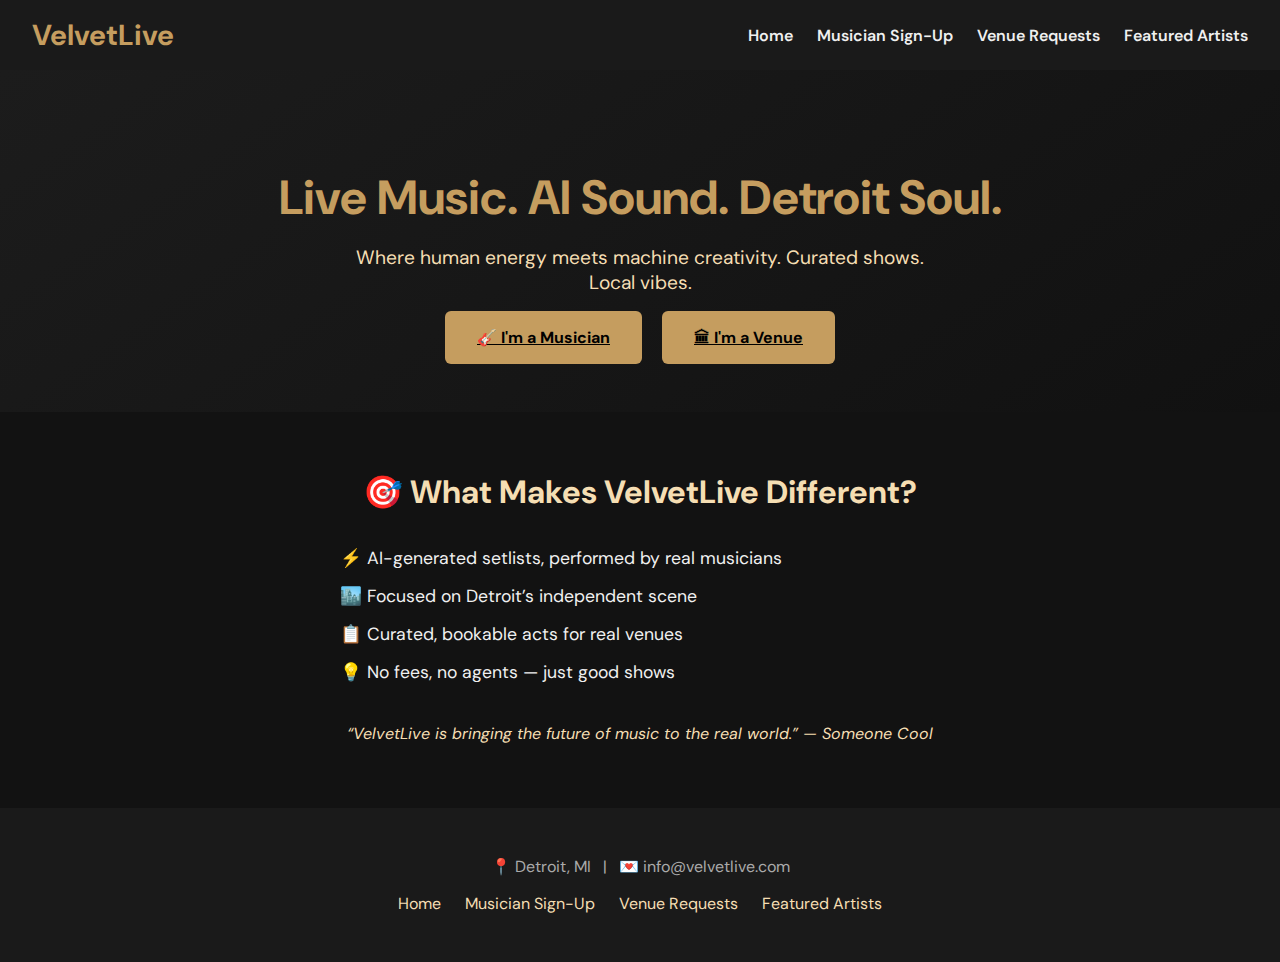
<file: index.html>
<!DOCTYPE html>
<html lang="en">
<head>
  <meta charset="UTF-8" />
  <meta name="viewport" content="width=device-width, initial-scale=1.0" />
  <title>VelvetLive</title>
  <link rel="stylesheet" href="velvetlive-theme.css" />
</head>
<body>
  <header>
    <div class="logo">VelvetLive</div>
    <ul class="nav-links">
      <li><a href="index.html" class="active">Home</a></li>
      <li><a href="musicians-intake.html">Musician Sign-Up</a></li>
      <li><a href="venue-requests.html">Venue Requests</a></li>
      <li><a href="featured-artists.html">Featured Artists</a></li>
    </ul>
  </header>

  <section class="hero">
    <h1>Live Music. AI Sound. Detroit Soul.</h1>
    <p>Where human energy meets machine creativity. Curated shows. Local vibes.</p>
    <a class="cta-button" href="musicians-intake.html">🎸 I'm a Musician</a>
    <a class="cta-button" href="venue-requests.html">🏛 I'm a Venue</a>
  </section>

  <section class="what-makes">
    <h2>🎯 What Makes VelvetLive Different?</h2>
    <ul>
      <li>⚡ AI-generated setlists, performed by real musicians</li>
      <li>🏙️ Focused on Detroit’s independent scene</li>
      <li>📋 Curated, bookable acts for real venues</li>
      <li>💡 No fees, no agents — just good shows</li>
    </ul>
    <blockquote>“VelvetLive is bringing the future of music to the real world.” — Someone Cool</blockquote>
  </section>

  <footer>
    <p>📍 Detroit, MI &nbsp; | &nbsp; 💌 info@velvetlive.com</p>
    <ul class="footer-links">
      <li><a href="index.html">Home</a></li>
      <li><a href="musicians-intake.html">Musician Sign-Up</a></li>
      <li><a href="venue-requests.html">Venue Requests</a></li>
      <li><a href="featured-artists.html">Featured Artists</a></li>
    </ul>
  </footer>
</body>
</html>
</file>
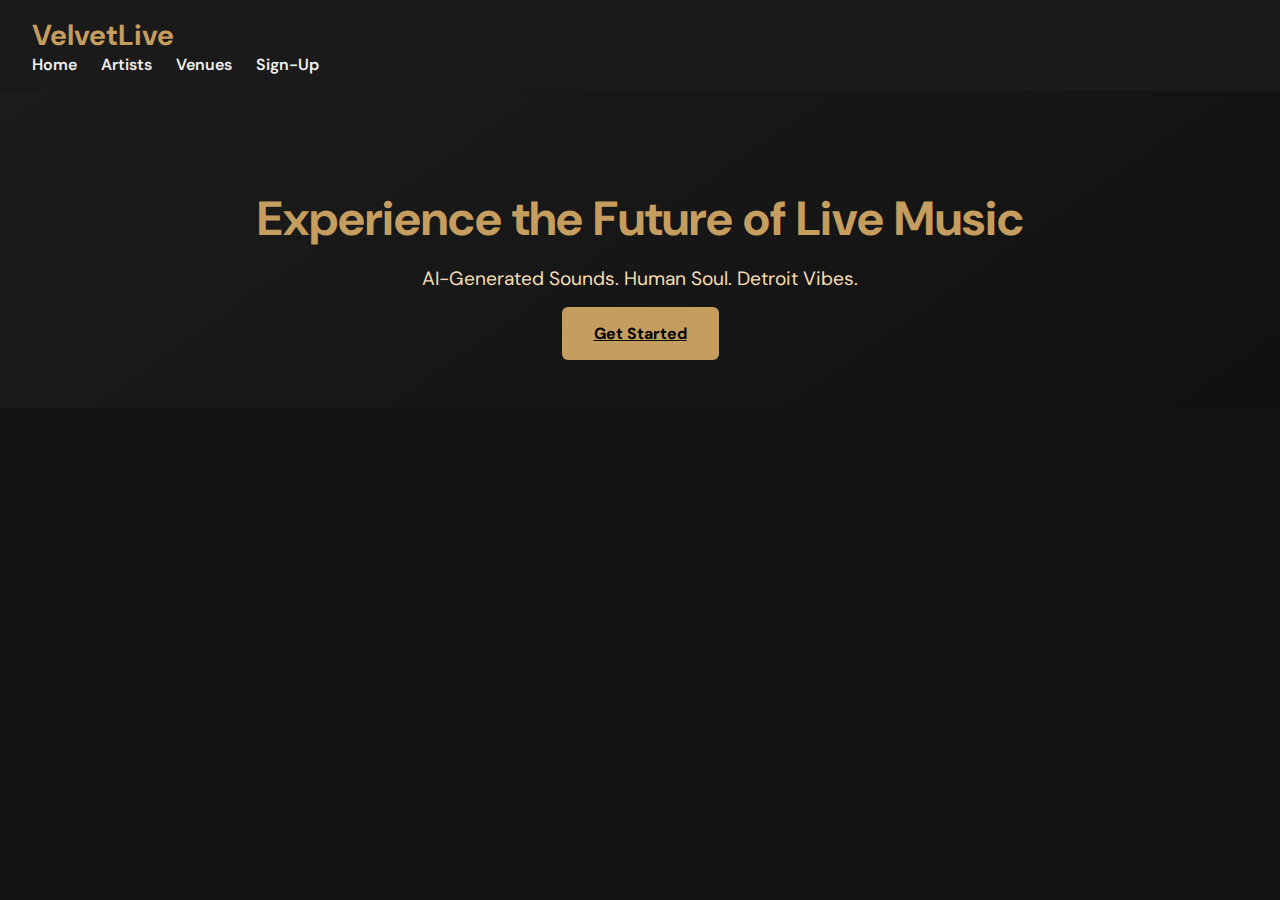
<file: hero-section.html>
<!DOCTYPE html>
<html lang="en">
<head>
  <meta charset="UTF-8" />
  <meta name="viewport" content="width=device-width, initial-scale=1.0" />
  <title>VelvetLive Hero</title>
  <link rel="stylesheet" href="velvetlive-theme.css" />
</head>
<body>
  <header>
    <div class="nav-container">
      <div class="logo">VelvetLive</div>
      <ul class="nav-links">
        <li><a href="#" class="active">Home</a></li>
        <li><a href="#">Artists</a></li>
        <li><a href="#">Venues</a></li>
        <li><a href="#">Sign-Up</a></li>
      </ul>
    </div>
  </header>
  <section class="hero">
    <h1>Experience the Future of Live Music</h1>
    <p>AI-Generated Sounds. Human Soul. Detroit Vibes.</p>
    <a class="cta-button" href="#">Get Started</a>
  </section>
</body>
</html>
</file>
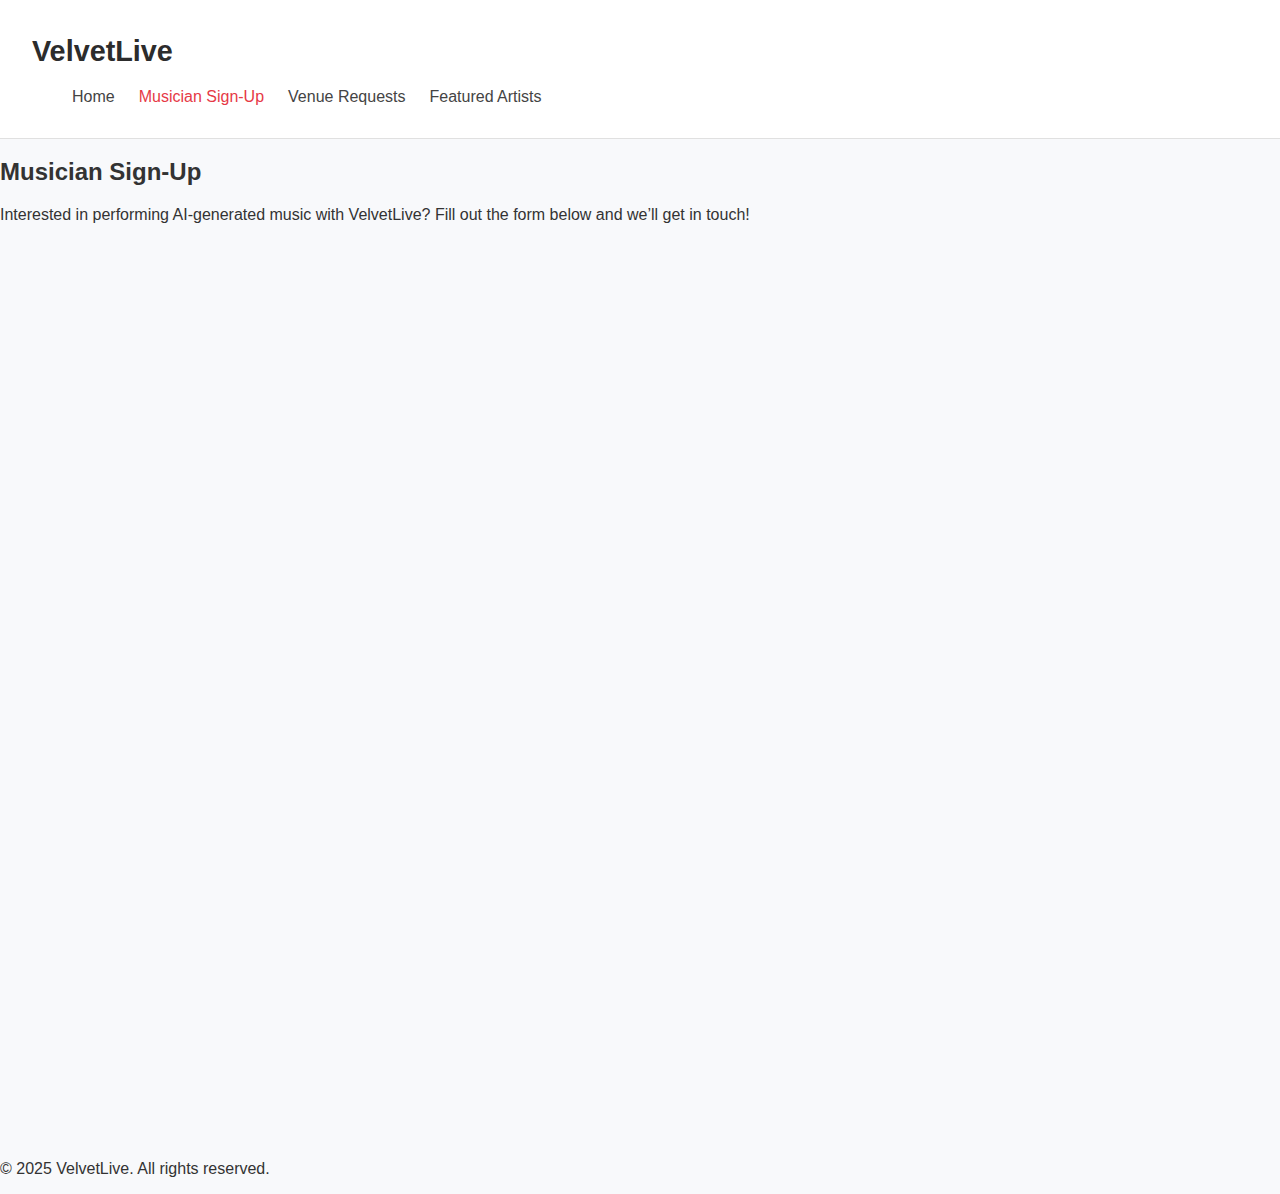
<file: muscians-intake.html>
<!DOCTYPE html>
<html lang="en">
<head>
  <meta charset="UTF-8" />
  <meta name="viewport" content="width=device-width, initial-scale=1.0" />
  <title>Musician Sign-Up</title>
  <link rel="stylesheet" href="style.css" />
</head>
<body>
  <header>
    <nav>
      <div class="nav-contai/Users/stevegentile/Downloads/velvetlive_sitener">
        <h1 class="logo">VelvetLive</h1>
        <ul class="nav-links">
          <li><a href="index.html">Home</a></li>
          <li><a href="musician-intake.html" class="active">Musician Sign-Up</a></li>
          <li><a href="venue-requests.html">Venue Requests</a></li>
          <li><a href="featured-artists.html">Featured Artists</a></li>
        </ul>
      </div>
    </nav>
  </header>

  <section class="form-section">
    <h2>Musician Sign-Up</h2>
    <p>Interested in performing AI-generated music with VelvetLive? Fill out the form below and we’ll get in touch!</p>

    <div class="form-container">
      <iframe src="https://docs.google.com/forms/d/e/1FAIpQLSejGdkGQH6oMKPBdEvLe9ScDFZBt5fyoxTJG-a7DO5BMEvv2g/viewform?embedded=true" width="100%" height="900" frameborder="0" marginheight="0" marginwidth="0">Loading…</iframe>
    </div>
  </section>

  <footer>
    <p>&copy; 2025 VelvetLive. All rights reserved.</p>
  </footer>
</body>
</html>
</file>
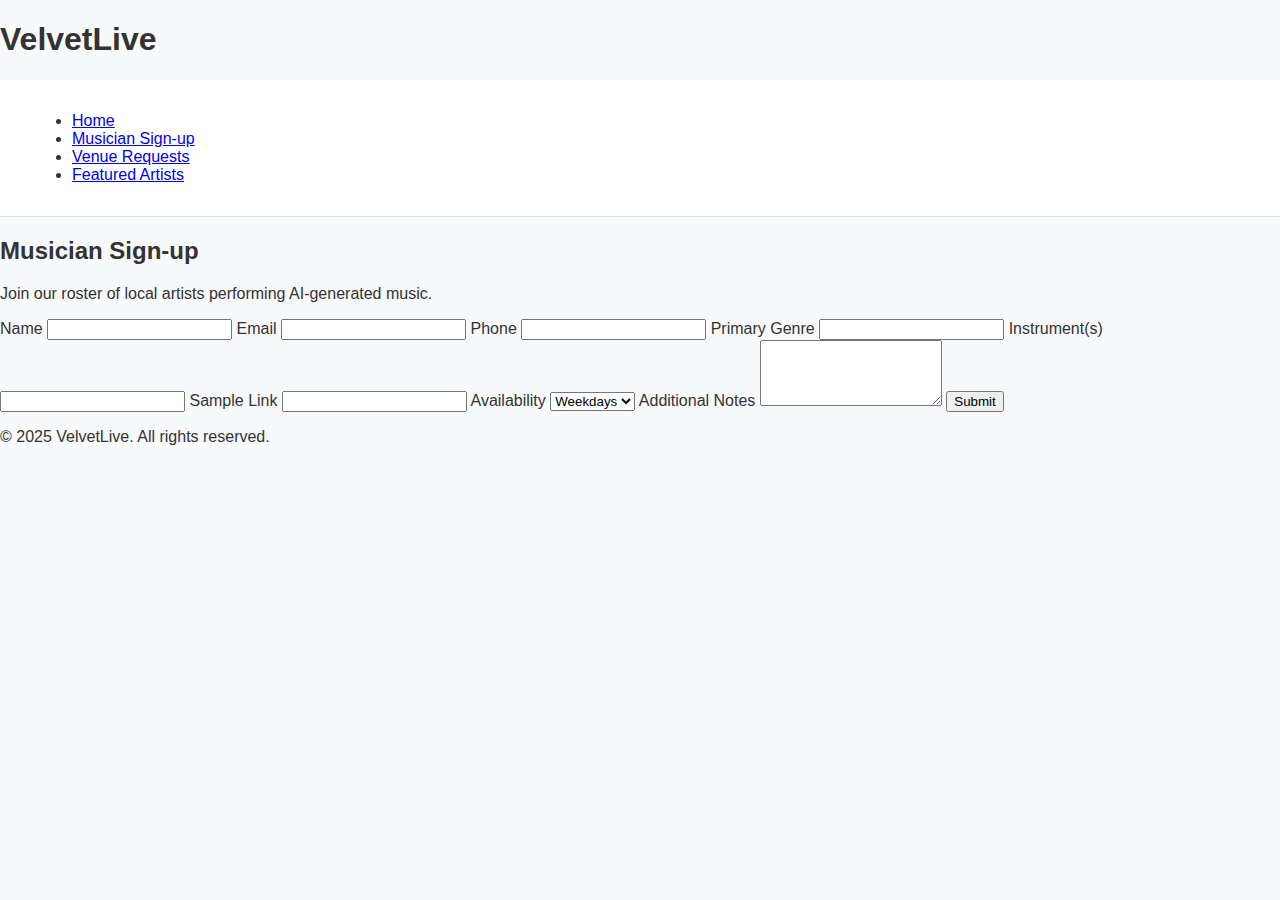
<file: musician-intake.html>
<!DOCTYPE html>
<html lang="en">
<head>
    <meta charset="UTF-8">
    <meta name="viewport" content="width=device-width, initial-scale=1.0">
    <title>Musician Sign‑up – VelvetLive</title>
    <link rel="stylesheet" href="style.css">
    <script>
    function handleSubmit(event) {
        event.preventDefault();
        alert('Thanks for signing up! We’ll be in touch.');
    }
    </script>
</head>
<body>
    <header>
        <h1>VelvetLive</h1>
        <nav>
            <ul>
                <li><a href="index.html">Home</a></li>
                <li><a href="musician-intake.html">Musician Sign‑up</a></li>
                <li><a href="venue-requests.html">Venue Requests</a></li>
                <li><a href="featured-artists.html">Featured Artists</a></li>
            </ul>
        </nav>
    </header>
    
    <main>
        <section>
            <h2>Musician Sign‑up</h2>
            <p>Join our roster of local artists performing AI‑generated music.</p>
            <form onsubmit="handleSubmit(event)" action="#">
                <label for="name">Name</label>
                <input type="text" id="name" name="name" required>

                <label for="email">Email</label>
                <input type="email" id="email" name="email" required>

                <label for="phone">Phone</label>
                <input type="tel" id="phone" name="phone" required>

                <label for="genre">Primary Genre</label>
                <input type="text" id="genre" name="genre" required>

                <label for="instrument">Instrument(s)</label>
                <input type="text" id="instrument" name="instrument" required>

                <label for="sample">Sample Link</label>
                <input type="url" id="sample" name="sample">

                <label for="availability">Availability</label>
                <select id="availability" name="availability">
                    <option value="Weekdays">Weekdays</option>
                    <option value="Weekends">Weekends</option>
                    <option value="Evenings">Evenings</option>
                    <option value="Flexible">Flexible</option>
                </select>

                <label for="notes">Additional Notes</label>
                <textarea id="notes" name="notes" rows="4"></textarea>

                <button type="submit">Submit</button>
            </form>
        </section>
    </main>

    <footer>
        <p>&copy; 2025 VelvetLive. All rights reserved.</p>
    </footer>
</body>
</html>
</file>
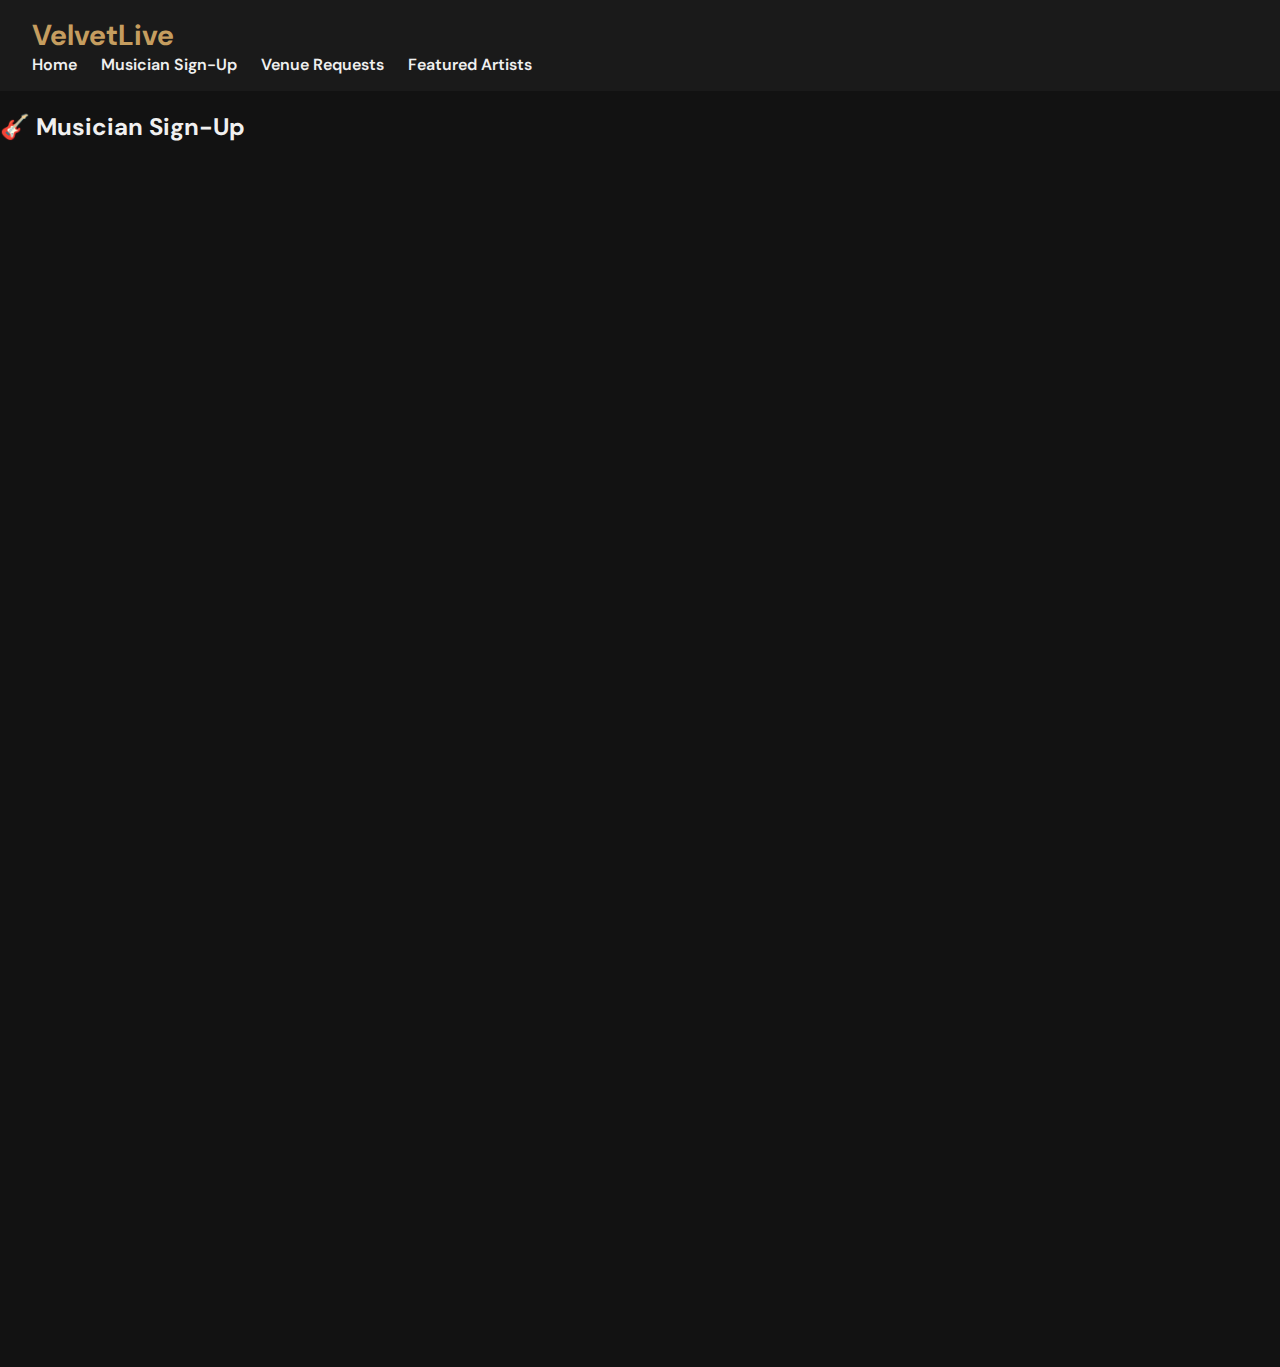
<file: musicians-intake.html>
<!DOCTYPE html>
<html lang="en">
<head>
  <meta charset="UTF-8">
  <meta name="viewport" content="width=device-width, initial-scale=1.0">
  <title>Musician Sign-Up</title>
  <link rel="stylesheet" href="velvetlive-theme.css">
</head>
<body>
  <header>
    <div class="nav-container">
      <div class="logo">VelvetLive</div>
      <ul class="nav-links">
        <li><a href="index.html">Home</a></li>
        <li><a href="musicians-intake.html" class="active">Musician Sign-Up</a></li>
        <li><a href="venue-requests.html">Venue Requests</a></li>
        <li><a href="featured-artists.html">Featured Artists</a></li>
      </ul>
    </div>
  </header>
  <section class="form-section">
    <h2>🎸 Musician Sign-Up</h2>
    <iframe src="https://docs.google.com/forms/d/e/1FAIpQLSdndxoOMMu8pQpJScoF5P9d2kO_hHn7Bz2mGEpRZpcpNVlp3w/viewform?embedded=true" width="100%" height="1200" frameborder="0" marginheight="0" marginwidth="0">Loading…</iframe>
  </section>
</body>
</html>
</file>
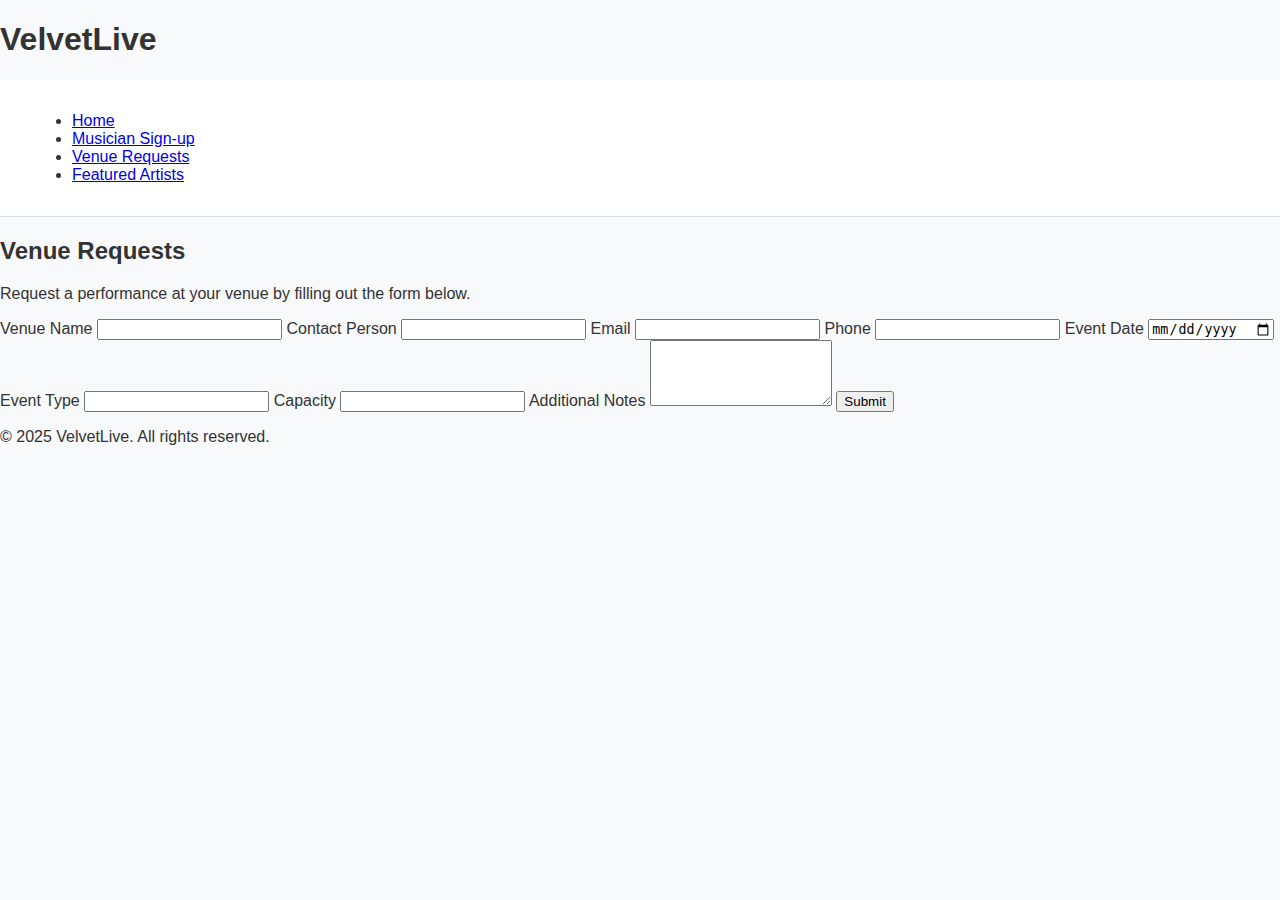
<file: venue-requests.html>
<!DOCTYPE html>
<html lang="en">
<head>
    <meta charset="UTF-8">
    <meta name="viewport" content="width=device-width, initial-scale=1.0">
    <title>Venue Requests – VelvetLive</title>
    <link rel="stylesheet" href="style.css">
    <script>
    function handleSubmit(event) {
        event.preventDefault();
        alert('Thanks for your request! Our team will reach out.');
    }
    </script>
</head>
<body>
    <header>
        <h1>VelvetLive</h1>
        <nav>
            <ul>
                <li><a href="index.html">Home</a></li>
                <li><a href="musician-intake.html">Musician Sign‑up</a></li>
                <li><a href="venue-requests.html">Venue Requests</a></li>
                <li><a href="featured-artists.html">Featured Artists</a></li>
            </ul>
        </nav>
    </header>
    
    <main>
        <section>
            <h2>Venue Requests</h2>
            <p>Request a performance at your venue by filling out the form below.</p>
            <form onsubmit="handleSubmit(event)" action="#">
                <label for="venueName">Venue Name</label>
                <input type="text" id="venueName" name="venueName" required>

                <label for="contactPerson">Contact Person</label>
                <input type="text" id="contactPerson" name="contactPerson" required>

                <label for="email">Email</label>
                <input type="email" id="email" name="email" required>

                <label for="phone">Phone</label>
                <input type="tel" id="phone" name="phone" required>

                <label for="date">Event Date</label>
                <input type="date" id="date" name="date" required>

                <label for="eventType">Event Type</label>
                <input type="text" id="eventType" name="eventType" required>

                <label for="capacity">Capacity</label>
                <input type="number" id="capacity" name="capacity" required>

                <label for="notes">Additional Notes</label>
                <textarea id="notes" name="notes" rows="4"></textarea>

                <button type="submit">Submit</button>
            </form>
        </section>
    </main>

    <footer>
        <p>&copy; 2025 VelvetLive. All rights reserved.</p>
    </footer>
</body>
</html>
</file>
<file: velvetlive-theme.css>
@import url('https://fonts.googleapis.com/css2?family=DM+Sans:wght@400;700&display=swap');
:root {
  --bg: #121212;
  --primary: #c59d5f;
  --accent: #f5deb3;
  --text: #f0f0f0;
}

body {
  background-color: var(--bg);
  color: var(--text);
  font-family: 'DM Sans', sans-serif;
  margin: 0;
  padding: 0;
}

header {
  background-color: #1a1a1a;
  padding: 1rem 2rem;
  display: flex;
  justify-content: space-between;
  align-items: center;
}

.logo {
  color: var(--primary);
  font-size: 1.8rem;
  font-weight: bold;
}

.nav-links {
  list-style: none;
  display: flex;
  gap: 1.5rem;
  margin: 0;
  padding: 0;
}

.nav-links li a {
  color: var(--text);
  text-decoration: none;
  font-weight: 600;
}

.nav-links li a:hover {
  color: var(--primary);
}

.hero {
  padding: 4rem 2rem;
  text-align: center;
  background: linear-gradient(145deg, #1c1c1c, #111);
}

.hero h1 {
  font-size: 3rem;
  margin-bottom: 1rem;
  color: var(--primary);
}

.hero p {
  font-size: 1.2rem;
  max-width: 600px;
  margin: 0 auto 2rem;
  color: var(--accent);
}

.cta-button {
  background-color: var(--primary);
  color: #000;
  padding: 1rem 2rem;
  margin: 0.5rem;
  font-weight: bold;
  border-radius: 6px;
  border: none;
  cursor: pointer;
  transition: background 0.3s ease, transform 0.2s ease;
}

.cta-button:hover {
  background-color: var(--accent);
  transform: translateY(-3px);
}

section.what-makes {
  padding: 2rem;
  text-align: center;
}

.what-makes h2 {
  color: var(--accent);
  font-size: 2rem;
}

.what-makes ul {
  list-style: none;
  padding: 0;
  max-width: 600px;
  margin: 1rem auto;
  text-align: left;
}

.what-makes li {
  padding: 0.5rem 0;
  font-size: 1.1rem;
}

blockquote {
  font-style: italic;
  color: var(--accent);
  margin: 2rem auto;
  max-width: 600px;
}

footer {
  background-color: #1a1a1a;
  padding: 2rem 1rem;
  text-align: center;
  color: #aaa;
}

footer .footer-links {
  list-style: none;
  display: flex;
  justify-content: center;
  gap: 1.5rem;
  padding: 0;
  margin-top: 1rem;
}

.footer-links a {
  color: var(--accent);
  text-decoration: none;
}
</file>
<file: style.css>
/* General Reset */
body {
  margin: 0;
  font-family: 'Helvetica Neue', sans-serif;
  background-color: #f8f9fb;
  color: #333;
}

/* Navigation */
nav {
  background: white;
  border-bottom: 1px solid #e0e0e0;
  padding: 1rem 2rem;
}

.nav-container {
  display: flex;
  justify-content: space-between;
  align-items: center;
}

.logo {
  font-size: 1.8rem;
  font-weight: bold;
  color: #2c2c2c;
}

.nav-links {
  list-style: none;
  display: flex;
  gap: 1.5rem;
}

.nav-links a {
  text-decoration: none;
  color: #444;
  font-weight: 500;
}

.nav-links a.active {
  color: #e63946;
}

/* Hero Section */
.hero {
  display: flex;
  flex-wrap: wrap;
  padding: 4rem 2rem;
  background: linear-gradient(to right, #f7e9f0 50%, #ecf2f9 50%);
}

.hero-left {
  flex: 1;
  paddin
</file>
